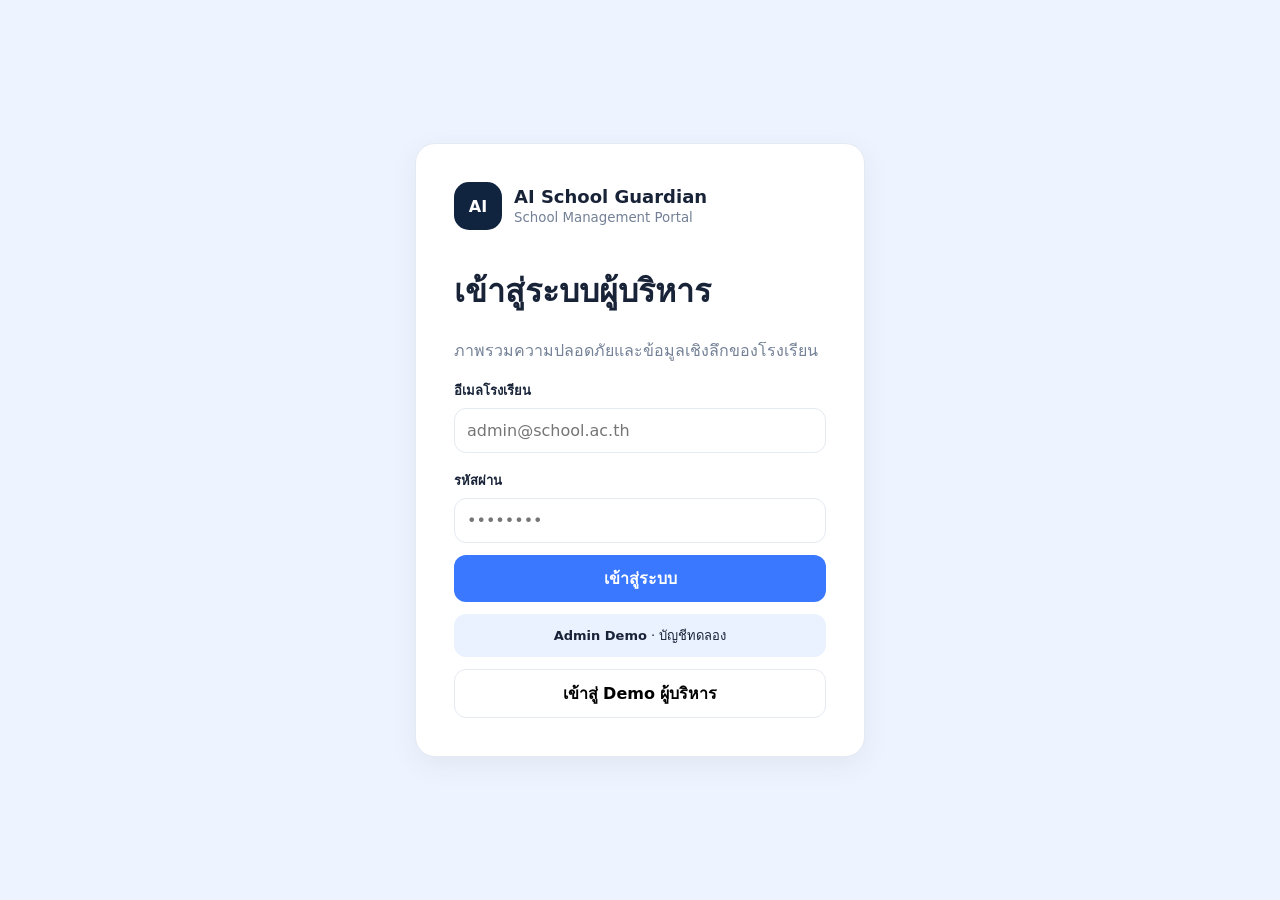
<file: originals/Admin.html>
<!doctype html><html lang="th"><head><meta charset="utf-8"><meta name="viewport" content="width=device-width,initial-scale=1"><title>AI School Guardian — Admin</title><style>
*{box-sizing:border-box}body{margin:0;font-family:Inter,system-ui,sans-serif;background:#f5f7fb;color:#182338}button,input{font:inherit}button{cursor:pointer}:root{--n:#10233f;--b:#3978ff;--bl:#eaf1ff;--bd:#e5e9f1;--m:#738096;--g:#19a974;--gb:#eaf9f2;--o:#f59e0b;--ob:#fff6df;--r:#e53935;--rb:#fff0ef}.login{min-height:100vh;display:grid;place-items:center;background:#eef4ff;padding:20px}.box,.card{background:#fff;border:1px solid var(--bd);border-radius:20px;box-shadow:0 8px 28px #10233f10}.box{width:min(450px,100%);padding:38px}.brand{display:flex;gap:12px;align-items:center}.logo{width:48px;height:48px;border-radius:15px;background:var(--n);color:#fff;display:grid;place-items:center;font-weight:900}.brand b{font-size:18px}.brand small,.muted{color:var(--m)}h1{margin-top:35px}label{display:block;font-size:13px;font-weight:750;margin:17px 0 7px}input{width:100%;padding:12px;border:1px solid var(--bd);border-radius:12px}.btn{border:0;border-radius:12px;padding:11px 15px;font-weight:800}.primary{background:var(--b);color:#fff}.secondary{background:#fff;border:1px solid var(--bd)}.danger{background:var(--r);color:#fff}.full{width:100%;margin-top:12px}.demo{margin-top:12px;padding:11px;background:var(--bl);border-radius:12px;text-align:center;font-size:13px}.shell{display:flex;min-height:100vh}.side{position:fixed;width:245px;height:100vh;background:#fff;border-right:1px solid var(--bd);padding:24px 14px}.side>.brand{padding:0 10px 28px}.nav{display:grid;gap:6px}.nav button{border:0;background:transparent;text-align:left;padding:12px 14px;border-radius:12px;color:#68768b;font-weight:700}.nav button:hover,.nav button.active{background:var(--bl);color:var(--b)}.main{margin-left:245px;width:calc(100% - 245px);padding:28px 38px 60px}.wrap{max-width:1150px;margin:auto}.top{display:flex;justify-content:space-between;align-items:center;margin-bottom:24px}.top h2{margin:0}.avatar{width:42px;height:42px;border-radius:50%;background:#dce8ff;color:#3158a8;display:grid;place-items:center;font-weight:900}.stats{display:grid;grid-template-columns:repeat(4,1fr);gap:14px}.stat{padding:19px}.stat small{color:var(--m)}.stat strong{display:block;font-size:28px;margin-top:7px}.red{color:#c52b28}.orange{color:#a96b00}.green{color:var(--g)}.section{margin-top:18px;padding:20px}.grid2{display:grid;grid-template-columns:1fr 1fr;gap:18px}.grid3{display:grid;grid-template-columns:repeat(3,1fr);gap:12px}.insight{padding:15px;border:1px solid var(--bd);border-radius:14px}.ai{background:var(--bl);color:#294d98}.pattern{background:var(--ob);border:1px solid #f2d38a}.metric{background:#f8fafc;border-radius:13px;padding:14px}.metric small{display:block;color:var(--m);margin-bottom:5px}.metric strong{font-size:20px}.actions{display:flex;gap:8px;flex-wrap:wrap;margin-top:15px}.tablewrap{overflow:auto}.table{width:100%;border-collapse:collapse;min-width:700px}.table th,.table td{padding:13px 9px;text-align:left;border-bottom:1px solid var(--bd);font-size:13px}.table th{color:var(--m);font-size:12px}.table tr:hover{background:#fafcff}.badge{display:inline-block;padding:6px 9px;border-radius:99px;font-size:11px;font-weight:850}.br{background:var(--rb);color:#c52b28}.bo{background:var(--ob);color:#a96b00}.bg{background:var(--gb);color:var(--g)}.bb{background:var(--bl);color:#315dc1}.map{height:430px;position:relative;overflow:hidden;border-radius:18px;background:linear-gradient(#eef3f8 1px,transparent 1px),linear-gradient(90deg,#eef3f8 1px,transparent 1px);background-size:25px 25px}.building{position:absolute;border:2px solid white;border-radius:15px;padding:14px;font-weight:800;box-shadow:0 7px 18px #10233f18}.safe{background:var(--gb)}.watch{background:#fff7d9}.high{background:#fff1df}.critical{background:#ffe7e6}.a{left:5%;top:9%;width:28%;height:25%}.b{left:39%;top:11%;width:33%;height:31%}.gym{left:75%;top:8%;width:19%;height:25%}.caf{left:10%;top:52%;width:31%;height:24%}.lib{left:49%;top:52%;width:22%;height:24%}.rest{left:76%;top:48%;width:17%;height:16%}.court{left:43%;top:83%;width:42%;height:10%;background:var(--bl)}.detail{margin-top:15px}.privacy{display:grid;grid-template-columns:1fr 1fr;gap:12px}.flow{text-align:center}.flow div{padding:12px;background:#f8fafc;border-radius:12px;margin:8px}.bars{height:180px;display:flex;align-items:end;gap:10px;padding:15px;border-bottom:1px solid var(--bd)}.bar{flex:1;background:var(--b);border-radius:7px 7px 0 0}.toast{position:fixed;right:20px;bottom:20px;background:var(--n);color:#fff;padding:13px 16px;border-radius:12px;z-index:10}@media(max-width:900px){.side{width:70px}.side .brand div:not(.logo),.nav span{display:none}.main{margin-left:70px;width:calc(100% - 70px);padding:18px}.stats{grid-template-columns:1fr 1fr}.grid2,.grid3,.privacy{grid-template-columns:1fr}}
</style></head><body><div id="app"></div><script>
const C=[['SG-1024','#1024','การกลั่นแกล้ง','สูง','อาคาร B','10:32','กำลังช่วยเหลือ'],['SG-1082','#1082','ความรุนแรงทางร่างกาย','วิกฤต','โรงยิม','10:45','รอการเข้าช่วยเหลือ'],['SG-1102','#1102','ความขัดแย้ง','ปานกลาง','โรงอาหาร','11:10','กำลังตรวจสอบ'],['SG-1091','#1091','การคุกคาม / การรบกวน','ต่ำ','ห้องสมุด','09:20','แก้ไขแล้ว']];let S={p:'login',f:'ทั้งหมด',q:''};const app=document.getElementById('app');function go(p){S.p=p;render()}function toast(t){let x=document.createElement('div');x.className='toast';x.textContent=t;document.body.appendChild(x);setTimeout(()=>x.remove(),2200)}function rc(r){return r==='วิกฤต'?'br':r==='สูง'||r==='ปานกลาง'?'bo':'bg'}function layout(body,title){app.innerHTML=`<div class="shell"><aside class="side"><div class="brand"><div class="logo">AI</div><div><b>AI School</b><br><small>Management Portal</small></div></div><nav class="nav">${[['dashboard','⌂','แดชบอร์ด'],['insights','✦','AI Insights'],['pattern','⚠','Pattern Detection'],['map','⌖','แผนที่ความปลอดภัย'],['analytics','▥','Analytics'],['esc','↗','Escalation'],['privacy','◈','Privacy & Security'],['profile','◯','Profile']].map(x=>`<button class="${S.p===x[0]?'active':''}" onclick="go('${x[0]}')">${x[1]} <span>${x[2]}</span></button>`).join('')}</nav></aside><main class="main"><div class="wrap"><div class="top"><h2>${title}</h2><div class="avatar">A</div></div>${body}</div></main></div>`}function login(){app.innerHTML=`<div class="login"><div class="box"><div class="brand"><div class="logo">AI</div><div><b>AI School Guardian</b><br><small>School Management Portal</small></div></div><h1>เข้าสู่ระบบผู้บริหาร</h1><p class="muted">ภาพรวมความปลอดภัยและข้อมูลเชิงลึกของโรงเรียน</p><label>อีเมลโรงเรียน</label><input placeholder="admin@school.ac.th"><label>รหัสผ่าน</label><input type="password" placeholder="••••••••"><button class="btn primary full" onclick="go('dashboard')">เข้าสู่ระบบ</button><div class="demo"><b>Admin Demo</b> · บัญชีทดลอง</div><button class="btn secondary full" onclick="go('dashboard')">เข้าสู่ Demo ผู้บริหาร</button></div></div>`}function table(){return `<table class="table"><thead><tr><th>Case</th><th>นักเรียน</th><th>ประเภท</th><th>Risk</th><th>Location</th><th>เวลา</th><th>สถานะ</th></tr></thead><tbody>${C.map(c=>`<tr><td><b>#${c[0]}</b></td><td>${c[1]}</td><td>${c[2]}</td><td><span class="badge ${rc(c[3])}">${c[3]}</span></td><td>${c[4]}</td><td>${c[5]}</td><td>${c[6]}</td></tr>`).join('')}</tbody></table>`}function dashboard(){layout(`<div class="stats"><div class="card stat"><small>Total Reports</small><strong>39</strong></div><div class="card stat red"><small>High Risk Cases</small><strong>7</strong></div><div class="card stat orange"><small>Average Response Time</small><strong>8.4 นาที</strong></div><div class="card stat green"><small>Resolved Cases</small><strong>24</strong></div></div><div class="grid2"><div class="card section ai"><h3>✦ AI School Insights</h3><p>Building B has become the highest-risk area this month.</p><p>Bullying reports increased during lunch break.</p><p>3 students require follow-up.</p><p>Average response time improved this month.</p></div><div class="card section pattern"><h3>⚠️ Pattern Detected</h3><h1>+42%</h1><p>เหตุการณ์ลักษณะคล้ายกันเพิ่มขึ้นในอาคาร B ช่วงพักกลางวัน</p><div class="grid3"><div class="metric"><small>Peak time</small><strong>12:00–13:00</strong></div><div class="metric"><small>Most common</small><strong>Bullying</strong></div><div class="metric"><small>Location</small><strong>Building B</strong></div></div></div></div><div class="card section"><h3>Recommended Actions</h3><div class="grid2"><div class="insight">1. เพิ่มเจ้าหน้าที่ดูแลช่วงพักกลางวัน</div><div class="insight">2. ทบทวน CCTV coverage</div><div class="insight">3. ปรับปรุงแสงสว่างรอบอาคาร B</div><div class="insight">4. นัดติดตามนักเรียนที่ต้องการการช่วยเหลือ</div></div><div class="actions"><button class="btn primary" onclick="toast('สร้าง Action Plan แล้ว')">Create Action Plan</button></div></div><div class="card section"><h3>Escalation Overview</h3><div class="grid3"><div class="metric"><small>Critical cases</small><strong class="red">2</strong></div><div class="metric"><small>High-risk cases</small><strong class="orange">5</strong></div><div class="metric"><small>Pending intervention</small><strong>8</strong></div></div></div><div class="card section tablewrap"><div class="section-head"><h3>ข้อมูลเคสจาก Teacher Side</h3><button class="btn secondary" onclick="go('esc')">Review Cases</button></div>${table()}</div><p class="muted" style="font-size:12px">AI เป็น Risk Detection, Pattern Detection, Early Intervention และ Decision Support เท่านั้น มนุษย์เป็นผู้ตัดสินใจและดำเนินการช่วยเหลือ</p>`,'School Safety Overview')}function insights(){layout(`<div class="grid2"><div class="card section ai"><h3>อาคาร B</h3><p>พื้นที่ที่มีความเสี่ยงสูงที่สุดในเดือนนี้</p><b>12 incidents</b></div><div class="card section ai"><h3>Lunch Break</h3><p>Bullying reports เพิ่มขึ้นช่วง 12:00–13:00</p><b>+42%</b></div><div class="card section ai"><h3>Follow-up</h3><p>มีนักเรียน <b>3 คน</b> ที่ต้องติดตามผล</p></div><div class="card section ai"><h3>Response Time</h3><p>ดีขึ้นจาก 10.2 → <b>8.4 นาที</b></p></div></div>`,'AI School Insights')}function pattern(){layout(`<div class="card section pattern"><h1>⚠️ Pattern Detected</h1><p>Similar incidents have increased in Building B during lunch break.</p><div class="grid3"><div class="metric"><small>Incident increase</small><strong>+42%</strong></div><div class="metric"><small>Peak time</small><strong>12:00–13:00</strong></div><div class="metric"><small>Most common</small><strong>Bullying</strong></div></div></div><div class="card section"><h3>AI Recommended Actions</h3><ol><li>Increase staff supervision during lunch break</li><li>Review CCTV coverage</li><li>Improve lighting around Building B</li><li>Schedule student support follow-up</li></ol><button class="btn primary" onclick="toast('สร้าง Action Plan สำหรับ Building B แล้ว')">Create Action Plan</button></div>`,'AI Pattern Detection')}function map(){layout(`<div class="card section"><div class="map"><button class="building safe a" onclick="detail('อาคาร A','Safe',4,'ความขัดแย้ง')">🟢 อาคาร A</button><button class="building high b" onclick="detail('อาคาร B','High Risk',12,'การกลั่นแกล้ง')">🟠 อาคาร B</button><button class="building critical gym" onclick="detail('โรงยิม','Critical',7,'ความรุนแรงทางร่างกาย')">🔴 โรงยิม</button><button class="building watch caf" onclick="detail('โรงอาหาร','Watch',5,'ความขัดแย้ง')">🟡 โรงอาหาร</button><button class="building safe lib" onclick="detail('ห้องสมุด','Safe',3,'การคุกคาม')">🟢 ห้องสมุด</button><button class="building safe rest" onclick="detail('ห้องน้ำ','Safe',2,'อื่น ๆ')">🟢 ห้องน้ำ</button><button class="building court" onclick="detail('ลานกิจกรรม','Safe',2,'อื่น ๆ')">🟢 ลานกิจกรรม</button></div><div id="d" class="detail"></div></div>`,'School Safety Map')}function detail(a,r,n,t){document.getElementById('d').innerHTML=`<div class="card section"><h3>${a}</h3><div class="grid3"><div class="metric"><small>Incidents this month</small><strong>${n}</strong></div><div class="metric"><small>Compared with previous</small><strong>${a==='อาคาร B'?'+42%':'+8%'}</strong></div><div class="metric"><small>Most common</small><strong>${t}</strong></div></div><div class="ai" style="padding:15px;border-radius:14px;margin-top:14px"><b>AI Insight</b><br>${a==='อาคาร B'?'Repeated incidents detected in the same location during lunch break.':'ยังไม่พบ Pattern ที่มีความเสี่ยงผิดปกติ'}<br><br><b>Recommendation:</b> ${a==='อาคาร B'?'เพิ่มเจ้าหน้าที่ดูแลช่วง 12:00–13:00':'ติดตามแนวโน้มต่อเนื่อง'}</div></div>`}function analytics(){layout(`<div class="grid2"><div class="card section"><h3>Incidents over time</h3><div class="bars">${[7,9,6,11,8,13,12].map(n=>`<div class="bar" style="height:${n*10}px"></div>`).join('')}</div></div><div class="card section"><h3>Incident categories</h3><div style="font-size:40px;text-align:center;padding:40px">🔵 45%<br>🟠 25% · 🟢 18% · 🔴 12%</div></div><div class="card section"><h3>Risk by location</h3><div class="grid3"><div class="metric"><small>Building B</small><strong class="orange">12</strong></div><div class="metric"><small>Gym</small><strong class="red">7</strong></div><div class="metric"><small>Cafeteria</small><strong>5</strong></div></div></div><div class="card section"><h3>Average response time</h3><h1>8.4 นาที</h1><p class="green">↓ 17.6% จากเดือนก่อน</p></div></div>`,'Analytics')}function esc(){layout(`<div class="card section tablewrap"><h3>Escalation Overview</h3>${table()}<div class="actions"><button class="btn primary" onclick="toast('มอบหมายเจ้าหน้าที่แล้ว')">Assign Staff</button><button class="btn danger" onclick="toast('ส่งต่อแล้ว')">Escalate</button><button class="btn secondary" onclick="toast('เปิด Review Case')">Review Case</button></div></div>`,'Escalation Overview')}function privacy(){layout(`<div class="privacy"><div class="card section metric"><b>Role-based access</b><p class="muted">สิทธิ์ตามบทบาท Student / Teacher / Admin</p><span class="badge bg">เปิดใช้งาน</span></div><div class="card section metric"><b>Confidential reporting</b><p class="muted">รองรับรายงานแบบเป็นความลับ</p><span class="badge bg">เปิดใช้งาน</span></div><div class="card section metric"><b>Location permission</b><p class="muted">แชร์ตำแหน่งเฉพาะเมื่อได้รับอนุญาต</p><span class="badge bg">ควบคุมโดยผู้ใช้</span></div><div class="card section metric"><b>Data access history</b><p class="muted">ตรวจสอบประวัติการเข้าถึงข้อมูล</p><button class="btn secondary" onclick="toast('เปิด Data Access History')">ดูประวัติ</button></div></div><div class="card section"><h3>Privacy Principle</h3><p><b>Student information is only accessible to authorized personnel.</b></p><p class="muted">AI ใช้ข้อมูลเพื่อ Risk Detection, Pattern Detection, Early Intervention และ Decision Support เท่านั้น</p></div>`,'Privacy & Data Security')}function profile(){layout(`<div class="card section"><h2>ผู้บริหาร</h2><div class="grid3"><div class="metric"><small>บทบาท</small><strong>School Admin</strong></div><div class="metric"><small>โรงเรียน</small><strong>โรงเรียนสาธิต</strong></div><div class="metric"><small>อีเมล</small><strong>admin@school.ac.th</strong></div></div></div>`,'Admin Profile')}function render(){if(S.p==='login')login();else if(S.p==='dashboard')dashboard();else if(S.p==='insights')insights();else if(S.p==='pattern')pattern();else if(S.p==='map')map();else if(S.p==='analytics')analytics();else if(S.p==='esc')esc();else if(S.p==='privacy')privacy();else profile()}render();
</script></body></html>
</file>
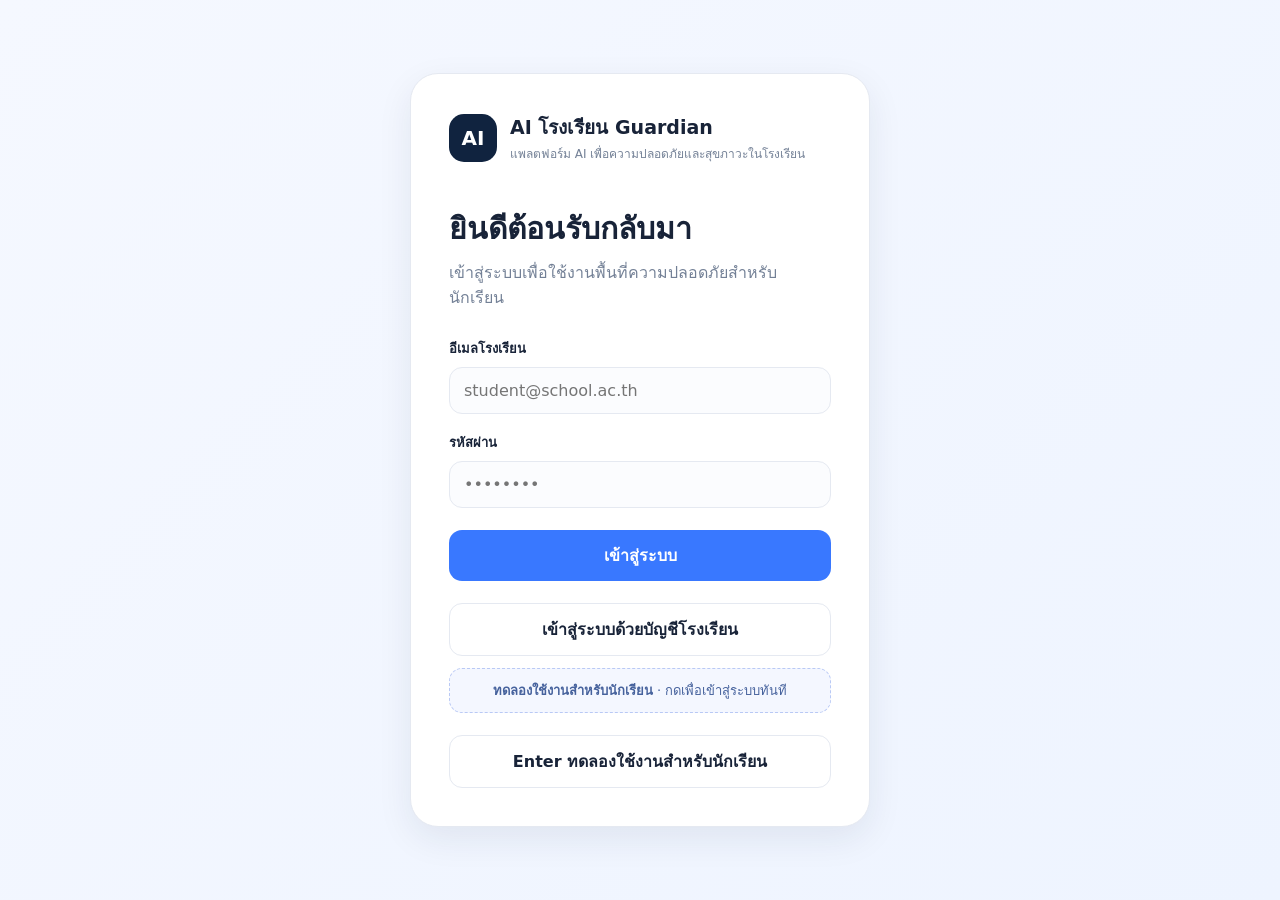
<file: originals/Student.html>
<!DOCTYPE html>
<html lang="en">
<head>
<meta charset="UTF-8">
<meta name="viewport" content="width=device-width, initial-scale=1.0">
<title>AI โรงเรียน Guardian — ทดลองใช้งานสำหรับนักเรียน</title>
<style>
:root{
  --navy:#10233f; --blue:#3978ff; --blue2:#eaf1ff; --bg:#f5f7fb;
  --white:#fff; --text:#182338; --muted:#738096; --border:#e5e9f1;
  --green:#19a974; --green-bg:#eaf9f2; --orange:#f59e0b; --orange-bg:#fff6df;
  --red:#e53935; --red-bg:#fff0ef; --shadow:0 12px 35px rgba(22,35,60,.08);
}
*{box-sizing:border-box} body{margin:0;font-family:Inter,ui-sans-serif,system-ui,-apple-system,BlinkMacSystemFont,"Segoe UI",sans-serif;background:var(--bg);color:var(--text)}
button,input,textarea{font:inherit} button{cursor:pointer}
.hidden{display:none!important}.app{min-height:100vh}
.screen{min-height:100vh}.login{display:grid;place-items:center;padding:28px;background:linear-gradient(135deg,#f5f8ff,#eef4ff)}
.login-card{width:min(460px,100%);background:#fff;border:1px solid var(--border);border-radius:28px;padding:38px;box-shadow:var(--shadow)}
.logo{width:48px;height:48px;border-radius:15px;background:var(--navy);color:#fff;display:grid;place-items:center;font-weight:800;font-size:20px}
.brand{display:flex;gap:13px;align-items:center}.brand h1{font-size:19px;margin:0}.brand span{display:block;font-size:12px;color:var(--muted);margin-top:2px}
.login h2{font-size:30px;margin:42px 0 8px}.subtitle{color:var(--muted);margin:0 0 28px}
label{font-size:13px;font-weight:700;display:block;margin:18px 0 8px} input,textarea{width:100%;border:1px solid var(--border);background:#fbfcfe;border-radius:13px;padding:13px 14px;outline:none} input:focus,textarea:focus{border-color:var(--blue);box-shadow:0 0 0 3px #3978ff18}textarea{min-height:130px;resize:vertical}
.primary,.secondary,.danger{border:0;border-radius:13px;padding:13px 16px;font-weight:750}.primary{background:var(--blue);color:#fff}.secondary{background:#fff;border:1px solid var(--border);color:var(--text)}.danger{background:var(--red);color:#fff}.full{width:100%;margin-top:22px}.demo{margin-top:12px;text-align:center;background:#f4f7ff;border:1px dashed #b9c9f5;border-radius:13px;padding:11px;font-size:13px;color:#46629d}
.shell{display:flex;min-height:100vh}.sidebar{width:245px;background:#fff;border-right:1px solid var(--border);padding:25px 16px;position:fixed;height:100vh}.side-brand{padding:4px 10px 30px}.nav{display:grid;gap:7px}.nav button{border:0;background:transparent;text-align:left;padding:12px 14px;border-radius:12px;color:#637087;font-weight:650}.nav button.active,.nav button:hover{background:var(--blue2);color:var(--blue)}.main{margin-left:245px;width:calc(100% - 245px);padding:28px 38px 60px}.topbar{display:flex;justify-content:space-between;align-items:center;margin-bottom:30px}.topbar h2{margin:0;font-size:25px}.avatar{width:40px;height:40px;border-radius:50%;background:#dce8ff;display:grid;place-items:center;color:#3158a8;font-weight:800}
.container{max-width:1080px;margin:auto}.grid{display:grid;grid-template-columns:1.45fr .85fr;gap:20px}.card{background:#fff;border:1px solid var(--border);border-radius:20px;padding:23px;box-shadow:0 6px 22px rgba(22,35,60,.035)}.hero{background:linear-gradient(135deg,var(--navy),#1d4172);color:#fff;border:0;padding:30px}.hero p{color:#cbd7ea}.hero .primary{background:#fff;color:var(--navy)}.hero-title{font-size:29px;font-weight:800;margin:0 0 8px}.eyebrow{font-size:12px;font-weight:800;letter-spacing:.08em;text-transform:uppercase;opacity:.75}.card-title{display:flex;justify-content:space-between;align-items:center;margin-bottom:18px}.card-title h3{margin:0;font-size:17px}.status{display:inline-flex;align-items:center;gap:7px;padding:7px 10px;border-radius:999px;font-size:12px;font-weight:800}.safe{color:var(--green);background:var(--green-bg)}.warning{color:#b66d00;background:var(--orange-bg)}.critical{color:#c52b28;background:var(--red-bg)}
.report-row{display:flex;justify-content:space-between;align-items:center;padding:15px 0;border-top:1px solid var(--border)}.report-row:first-of-type{border-top:0}.report-row small{display:block;color:var(--muted);margin-top:4px}.right-stack{display:grid;gap:20px}.big-help{min-height:190px;display:flex;flex-direction:column;justify-content:space-between}.help-icon{font-size:35px}.page{max-width:900px;margin:auto}.page h1{font-size:28px;margin:0 0 8px}.page-sub{color:var(--muted);margin:0 0 26px}.choices{display:grid;grid-template-columns:repeat(3,1fr);gap:12px}.choice{border:1px solid var(--border);background:#fff;border-radius:15px;padding:16px;text-align:left;font-weight:750}.choice.selected{border:2px solid var(--blue);background:var(--blue2)}.urgency{display:grid;grid-template-columns:repeat(4,1fr);gap:10px}.urgency button{border:1px solid var(--border);background:#fff;border-radius:12px;padding:12px;font-weight:750}.urgency button.selected{border:2px solid var(--blue)}.location{display:flex;justify-content:space-between;align-items:center;background:#f8fafc;border-radius:14px;padding:15px}.radio-row{display:grid;gap:11px}.radio{padding:14px;border:1px solid var(--border);border-radius:13px}.actions{display:flex;gap:10px;flex-wrap:wrap;margin-top:20px}.sos-box{margin-top:20px;border:1px solid #ffd1cf;background:var(--red-bg);border-radius:16px;padding:18px}.sos-box p{color:#8e3a38;font-size:13px}.modal-backdrop{position:fixed;inset:0;background:#0d1c33a8;display:grid;place-items:center;padding:20px;z-index:20}.modal{width:min(450px,100%);background:#fff;border-radius:24px;padding:27px;box-shadow:0 30px 70px #0003}.modal h2{margin-top:0}.center{text-align:center}.success-icon{font-size:54px}.chat{display:flex;flex-direction:column;gap:13px;min-height:560px}.bubble{max-width:75%;padding:14px 16px;border-radius:18px;line-height:1.5}.ai{background:#f0f4fa;align-self:flex-start}.student{background:var(--blue);color:#fff;align-self:flex-end}.quick-actions{display:flex;gap:8px;flex-wrap:wrap}.quick-actions button{border:1px solid #cad5e8;background:#fff;border-radius:999px;padding:9px 12px;font-size:12px}.chat-input{display:flex;gap:8px;margin-top:auto}.chat-input input{margin:0}.list-card{display:grid;gap:12px}.case-card{background:#fff;border:1px solid var(--border);border-radius:18px;padding:18px;display:flex;justify-content:space-between;align-items:center}.timeline{position:relative;margin:25px 0;padding-left:30px}.timeline:before{content:"";position:absolute;left:9px;top:7px;bottom:7px;width:2px;background:#dce3ee}.step{position:relative;padding:0 0 25px}.dot{position:absolute;left:-27px;top:1px;width:18px;height:18px;border-radius:50%;background:#dce3ee;border:4px solid #fff;box-shadow:0 0 0 1px #dce3ee}.step.done .dot{background:var(--green)}.step.current .dot{background:var(--orange)}.step strong{display:block}.step small{color:var(--muted)}.profile{display:grid;grid-template-columns:160px 1fr;gap:25px}.profile-avatar{width:120px;height:120px;border-radius:30px;background:#dce8ff;display:grid;place-items:center;font-size:35px;font-weight:850;color:#3158a8}.info-grid{display:grid;grid-template-columns:1fr 1fr;gap:15px}.info-box{background:#f8fafc;border-radius:14px;padding:14px}.info-box small{display:block;color:var(--muted);margin-bottom:4px}.setting{display:flex;justify-content:space-between;align-items:center;padding:16px 0;border-top:1px solid var(--border)}.switch{width:45px;height:25px;border-radius:20px;background:#ccd5e2;position:relative}.switch.on{background:var(--blue)}.switch:after{content:"";position:absolute;width:19px;height:19px;background:#fff;border-radius:50%;top:3px;left:3px}.switch.on:after{left:23px}.toast{position:fixed;right:25px;bottom:25px;background:var(--navy);color:#fff;padding:13px 16px;border-radius:13px;box-shadow:var(--shadow);z-index:30}
@media(max-width:800px){.sidebar{width:72px;padding:15px 9px}.side-brand .brand-text,.nav span{display:none}.main{margin-left:72px;width:calc(100% - 72px);padding:22px 16px}.grid{grid-template-columns:1fr}.choices{grid-template-columns:1fr 1fr}.profile{grid-template-columns:1fr}.info-grid{grid-template-columns:1fr}}
@media(max-width:520px){.choices,.urgency{grid-template-columns:1fr 1fr}.main{padding:16px}.topbar h2{font-size:20px}.hero-title{font-size:24px}}
</style>
</head>
<body>
<div id="app"></div>
<div id="modalRoot"></div>
<div id="toastRoot"></div>
<script>
const state={
  page:'login', type:'', urgency:'', incident:'', privacy:'identity',
  reports:[
    {id:'SG-1024',type:'การกลั่นแกล้ง',priority:'สูง Priority',status:'ครูกำลังตรวจสอบ',loc:'อาคาร B — ชั้น 2'},
    {id:'SG-1008',type:'ความขัดแย้ง',priority:'แก้ไขแล้ว',status:'แก้ไขแล้ว',loc:'อาคาร A — ชั้น 1'}
  ],
  selectedCase:'SG-1024'
};

const app=document.getElementById('app');
const modalRoot=document.getElementById('modalRoot');
const toastRoot=document.getElementById('toastRoot');

function toast(msg){toastRoot.innerHTML='<div class="toast">'+msg+'</div>';setTimeout(()=>toastRoot.innerHTML='',2600)}
function go(p){state.page=p;render()}
function nav(p){if(p==='request')go('request');else go(p)}

function login(){
 app.innerHTML=`<div class="screen login"><div class="login-card">
  <div class="brand"><div class="logo">AI</div><div><h1>AI โรงเรียน Guardian</h1><span>แพลตฟอร์ม AI เพื่อความปลอดภัยและสุขภาวะในโรงเรียน</span></div></div>
  <h2>ยินดีต้อนรับกลับมา</h2><p class="subtitle">เข้าสู่ระบบเพื่อใช้งานพื้นที่ความปลอดภัยสำหรับนักเรียน</p>
  <label>อีเมลโรงเรียน</label><input placeholder="student@school.ac.th">
  <label>รหัสผ่าน</label><input type="password" placeholder="••••••••">
  <button class="primary full" onclick="go('home')">เข้าสู่ระบบ</button>
  <button class="secondary full" onclick="go('home')">เข้าสู่ระบบด้วยบัญชีโรงเรียน</button>
  <div class="demo"><b>ทดลองใช้งานสำหรับนักเรียน</b> · กดเพื่อเข้าสู่ระบบทันที</div>
  <button class="secondary full" onclick="go('home')">Enter ทดลองใช้งานสำหรับนักเรียน</button>
 </div></div>`;
}

function layout(content,title='หน้าหลัก'){
 app.innerHTML=`<div class="shell">
 <aside class="sidebar"><div class="side-brand"><div class="brand"><div class="logo">AI</div><div class="brand-text"><b>AI โรงเรียน</b><br><span>Guardian</span></div></div></div>
 <div class="nav">
  <button class="${state.page==='home'?'active':''}" onclick="go('home')">⌂ <span>หน้าหลัก</span></button>
  <button class="${state.page==='request'?'active':''}" onclick="go('request')">🆘 <span>ขอความช่วยเหลือ</span></button>
  <button class="${state.page==='assistant'?'active':''}" onclick="go('assistant')">✦ <span>ผู้ช่วย AI</span></button>
  <button class="${state.page==='reports'||state.page==='case'?'active':''}" onclick="go('reports')">▣ <span>รายงานของฉัน</span></button>
  <button class="${state.page==='profile'?'active':''}" onclick="go('profile')">◯ <span>โปรไฟล์</span></button>
 </div></aside>
 <main class="main"><div class="container"><div class="topbar"><h2>${title}</h2><div class="avatar">S</div></div>${content}</div></main></div>`;
}

function home(){
 layout(`<div class="grid">
  <div class="card hero big-help"><div><div class="eyebrow">ความปลอดภัยของนักเรียน</div><div class="hero-title">ความปลอดภัยของคุณสำคัญ<br>คุณไม่ต้องรับมือเพียงลำพัง</div><p>ต้องการความช่วยเหลือหรือรู้สึกไม่ปลอดภัย? เราพร้อมช่วยคุณ</p></div><button class="primary" onclick="go('request')">🚨 ขอความช่วยเหลือ</button></div>
  <div class="right-stack">
   <div class="card"><div class="card-title"><h3>สถานะความปลอดภัยของฉัน</h3><span class="status safe">● ปลอดภัย</span></div><p style="margin:0;color:var(--muted)">🟢 ขณะนี้คุณอยู่ในสถานะปลอดภัย</p></div>
   <div class="card"><div class="card-title"><h3>รายงานล่าสุด</h3><span class="status warning">กำลังตรวจสอบ</span></div><b>รายงานการกลั่นแกล้ง</b><p style="margin:7px 0 0;color:var(--muted);font-size:13px">ครูกำลังตรวจสอบ</p><button class="secondary" style="margin-top:14px" onclick="go('case')">ดูสถานะ</button></div>
  </div>
 </div>`);
}

function request(){
 const types=['🚨 เหตุฉุกเฉิน','การกลั่นแกล้ง','การคุกคาม / การรบกวน','ความรุนแรงทางร่างกาย','ความขัดแย้ง','การสนับสนุนด้านอารมณ์','อื่น ๆ'];
 const urgency=[['🟢','ต่ำ'],['🟡','ปานกลาง'],['🟠','สูง'],['🔴','วิกฤต']];
 layout(`<div class="page">
  <h1>เราจะช่วยคุณได้อย่างไร?</h1><p class="page-sub">เลือกประเภทปัญหาที่ตรงกับสิ่งที่คุณกำลังเผชิญมากที่สุด</p>
  <div class="card"><div class="choices">${types.map(t=>`<button class="choice ${state.type===t?'selected':''}" onclick="selectType('${t}')">${t}</button>`).join('')}</div>
  <label>เกิดอะไรขึ้น?</label><textarea id="incident" placeholder="เล่าให้เราฟังว่าเกิดอะไรขึ้น...">${state.incident}</textarea>
  <label>ระดับความเร่งด่วน</label><div class="urgency">${urgency.map(x=>`<button class="${state.urgency===x[1]?'selected':''}" onclick="selectระดับความเร่งด่วน('${x[1]}')">${x[0]} ${x[1]}</button>`).join('')}</div>
  <label>ตำแหน่งปัจจุบัน</label><div class="location"><span>📍 <b>อาคาร B — ชั้น 2</b></span><small style="color:var(--muted)">แชร์ให้เจ้าหน้าที่ที่ได้รับอนุญาตเท่านั้น</small></div>
  <label>ความเป็นส่วนตัว</label><div class="radio-row">
   <div class="radio" onclick="state.privacy='identity';render()">◉ <b>เปิดเผยตัวตน</b><br><small style="margin-left:23px;color:var(--muted)">เจ้าหน้าที่สามารถติดต่อคุณได้โดยตรง</small></div>
   <div class="radio" onclick="state.privacy='confidential';render()">◯ <b>รายงานแบบเป็นความลับ</b><br><small style="margin-left:23px;color:var(--muted)">ข้อมูลของคุณจะถูกจำกัดให้เฉพาะเจ้าหน้าที่ที่ได้รับอนุญาต</small></div>
  </div>
  <div class="actions"><button class="primary" onclick="submitReport()">ส่งรายงาน</button></div>
  </div>
  <div class="sos-box"><b>🔴 เหตุฉุกเฉิน?</b><p>หากคุณกำลังตกอยู่ในอันตราย ให้ใช้ SOS ฉุกเฉิน เพื่อแจ้งเตือนเจ้าหน้าที่ที่ได้รับอนุญาตอย่างรวดเร็ว</p><button class="danger" onclick="openSOS()">SOS ฉุกเฉิน</button></div>
 </div>`);
}
function selectType(t){state.type=t;render()}
function selectระดับความเร่งด่วน(u){state.urgency=u;render()}
function submitReport(){
 state.incident=document.getElementById('incident')?.value||'';
 if(!state.type){toast('กรุณาเลือกประเภทเหตุการณ์');return}
 if(!state.incident.trim())state.incident='เพื่อนกลุ่มหนึ่งล้อฉันทุกวัน และวันนี้เริ่มข่มขู่ฉัน';
 if(!state.urgency)state.urgency='สูง';
 modalRoot.innerHTML=`<div class="modal-backdrop"><div class="modal center"><div class="success-icon">✦</div><h2>การวิเคราะห์ความเสี่ยงโดย AI</h2><p style="color:var(--muted)">กำลังวิเคราะห์รายงานและส่งต่อไปยังบุคลากรที่เหมาะสม…</p><div style="background:#f5f8fc;border-radius:14px;padding:14px;text-align:left;margin:18px 0"><b>สัญญาณเบื้องต้น</b><br><small>ตรวจพบสัญญาณของเหตุการณ์ที่เกิดขึ้นซ้ำ จำเป็นต้องมีบุคลากรตรวจสอบต่อ</small></div><button class="primary full" onclick="finishReport()">ดำเนินการต่อ</button></div></div>`;
}
function finishReport(){
 modalRoot.innerHTML=`<div class="modal-backdrop"><div class="modal center"><div class="success-icon">✓</div><h2>ส่งรายงานเรียบร้อยแล้ว</h2><p style="color:var(--muted)">รายงานของคุณถูกส่งอย่างปลอดภัยไปยังเจ้าหน้าที่โรงเรียนที่ได้รับอนุญาตแล้ว</p><div style="text-align:left;background:#f5f8fc;border-radius:14px;padding:15px"><b>เคส #SG-1024</b><br>แจ้งครูแล้ว · ${state.urgency} priority</div><button class="primary full" onclick="modalRoot.innerHTML='';go('case')">View Case สถานะ</button></div></div>`;
 state.reports[0]={id:'SG-1024',type:state.type,priority:'ความสำคัญ'+state.urgency,status:'ครูกำลังตรวจสอบ',loc:'อาคาร B — ชั้น 2'};
}
function openSOS(){
 modalRoot.innerHTML=`<div class="modal-backdrop"><div class="modal"><h2>คำขอความช่วยเหลือฉุกเฉิน</h2><p style="color:var(--muted)">ขณะนี้คุณกำลังตกอยู่ในอันตรายหรือไม่?</p><button class="danger full" onclick="sendSOS()">ใช่ ส่งสัญญาณแจ้งเหตุฉุกเฉิน</button><button class="secondary full" onclick="modalRoot.innerHTML=''">ยกเลิก</button></div></div>`;
}
function sendSOS(){
 modalRoot.innerHTML=`<div class="modal-backdrop"><div class="modal center"><div class="success-icon">🚨</div><h2>ความช่วยเหลือกำลังมา</h2><p style="color:var(--muted)">เจ้าหน้าที่โรงเรียนที่ได้รับอนุญาตได้รับการแจ้งเตือนแล้ว</p><div style="text-align:left;line-height:1.9;background:#fff7f6;border-radius:14px;padding:15px"><b>รหัสนักเรียน:</b> #1024<br><b>ตำแหน่ง:</b> อาคาร B — ชั้น 2<br><b>เวลา:</b> 10:32 AM<br>✓ ส่งคำขอฉุกเฉินแล้ว<br>✓ แจ้งเจ้าหน้าที่ที่ได้รับอนุญาตในบริเวณใกล้เคียงแล้ว</div><button class="primary full" onclick="modalRoot.innerHTML='';go('case')">ดูสถานะ</button></div></div>`;
}

function assistant(){
 layout(`<div class="page"><h1>ผู้ช่วย AI Guardian</h1><p class="page-sub">ฉันพร้อมช่วยคุณค้นหาความช่วยเหลือที่เหมาะสม</p>
 <div class="card chat">
  <div class="bubble student">หนูไม่อยากมาโรงเรียนเลย เพื่อนชอบล้อหนูทุกวัน</div>
  <div class="bubble ai">จากสิ่งที่คุณเล่า เหตุการณ์นี้อาจเกิดขึ้นซ้ำและส่งผลต่อความรู้สึกของคุณ คุณไม่จำเป็นต้องรับมือเรื่องนี้คนเดียว</div>
  <div class="quick-actions"><button onclick="go('request')">พูดคุยกับครู</button><button onclick="go('request')">ส่งรายงานแบบเป็นความลับ</button><button onclick="go('request')">ขอความช่วยเหลือทันที</button><button onclick="toast('AI: เล่าเหตุการณ์เพิ่มเติมได้เลย')">เล่าเพิ่มเติม</button></div>
  <div class="chat-input"><input placeholder="เล่าให้ฉันฟังว่าเกิดอะไรขึ้น…" onkeydown="if(event.key==='Enter')toast('AI Guardian พร้อมช่วยคุณแล้ว')"><button class="primary" onclick="toast('ส่งข้อความไปยัง AI Guardian แล้ว')">ส่ง</button></div>
  <small style="color:var(--muted)">AI Guardian ไม่ได้วินิจฉัยภาวะสุขภาพจิต แต่ช่วยเชื่อมต่อนักเรียนกับบุคลากรที่ไว้ใจได้</small>
 </div></div>`);
}

function reports(){
 layout(`<div class="page"><h1>รายงานของฉัน</h1><p class="page-sub">ติดตามรายงานที่ส่งและความคืบหน้าการช่วยเหลือ</p><div class="list-card">
 ${state.reports.map(r=>`<div class="case-card" onclick="state.selectedCase='${r.id}';go('case')"><div><b>เคส #${r.id}</b><div style="margin-top:6px">${r.type}</div><small style="color:var(--muted)">${r.status}</small></div><span class="status ${r.status==='แก้ไขแล้ว'?'safe':'warning'}">${r.priority}</span></div>`).join('')}
 </div></div>`);
}

function casePage(){
 const r=state.reports.find(x=>x.id===state.selectedCase)||state.reports[0];
 layout(`<div class="page"><h1>เคส #${r.id}</h1><p class="page-sub">คำขอความช่วยเหลือของคุณกำลังได้รับการดูแลโดยเจ้าหน้าที่ที่ได้รับอนุญาต</p>
 <div class="card"><div class="card-title"><h3>สถานะ</h3><span class="status warning">${r.priority}</span></div>
 <div class="timeline">
  <div class="step done"><span class="dot"></span><strong>ส่งรายงานแล้ว</strong><small>ได้รับข้อมูลอย่างปลอดภัย</small></div>
  <div class="step done"><span class="dot"></span><strong>วิเคราะห์ความเสี่ยงเบื้องต้นโดย AI แล้ว</strong><small>AI ช่วยประเมินและสนับสนุนการตัดสินใจเบื้องต้นแล้ว</small></div>
  <div class="step done"><span class="dot"></span><strong>แจ้งครูแล้ว</strong><small>แจ้งเจ้าหน้าที่ที่เกี่ยวข้องแล้ว</small></div>
  <div class="step done"><span class="dot"></span><strong>ครูรับเรื่องแล้ว</strong><small>อยู่ระหว่างการตรวจสอบโดยบุคลากร</small></div>
  <div class="step current"><span class="dot"></span><strong>อยู่ระหว่างการช่วยเหลือ</strong><small>กำลังประสานการช่วยเหลือ</small></div>
 </div>
 <div class="info-grid"><div class="info-box"><small>Location</small><b>📍 อาคาร B — ชั้น 2</b></div><div class="info-box"><small>สรุปโดย AI</small><b>“ตรวจพบสัญญาณการกลั่นแกล้งที่เกิดขึ้นซ้ำ”</b></div></div>
 <div class="actions"><button class="primary" onclick="toast('ส่งคำขอติดต่อฝ่ายช่วยเหลือแล้ว')">ติดต่อฝ่ายช่วยเหลือ</button><button class="secondary" onclick="go('reports')">กลับไปรายงานของฉัน</button></div>
 </div></div>`);
}

function profile(){
 layout(`<div class="page"><h1>โปรไฟล์นักเรียน</h1><p class="page-sub">ข้อมูลบัญชีและการตั้งค่าความปลอดภัยของคุณ</p>
 <div class="card profile"><div class="profile-avatar">S</div><div><h2 style="margin-top:0">นักเรียน</h2><div class="info-grid">
 <div class="info-box"><small>นักเรียน ID</small><b>#1024</b></div><div class="info-box"><small>ระดับชั้น</small><b>ระดับชั้น 11</b></div><div class="info-box"><small>โรงเรียน</small><b>Demo โรงเรียน</b></div><div class="info-box"><small>Email</small><b>student@school.ac.th</b></div>
 </div></div></div>
 <div class="card" style="margin-top:20px"><div class="card-title"><h3>การตั้งค่า</h3></div>
 ${[['ความเป็นส่วนตัว','การควบคุมความเป็นส่วนตัวของคุณ','on'],['การแจ้งเตือน','รับการอัปเดตเกี่ยวกับการช่วยเหลือ','on'],['สิทธิ์การเข้าถึงตำแหน่ง','แชร์ตำแหน่งเมื่อขอความช่วยเหลือ','on'],['การรายงานแบบเป็นความลับ','เปิดใช้งานการรายงานแบบเป็นความลับ','on']].map(x=>`<div class="setting"><div><b>${x[0]}</b><br><small style="color:var(--muted)">${x[1]}</small></div><div class="switch ${x[2]}" onclick="this.classList.toggle('on')"></div></div>`).join('')}
 </div></div>`);
}

function render(){
 if(state.page==='login')return login();
 if(state.page==='home')return home();
 if(state.page==='request')return request();
 if(state.page==='assistant')return assistant();
 if(state.page==='reports')return reports();
 if(state.page==='case')return casePage();
 if(state.page==='profile')return profile();
}
render();
</script>
</body>
</html>
</file>
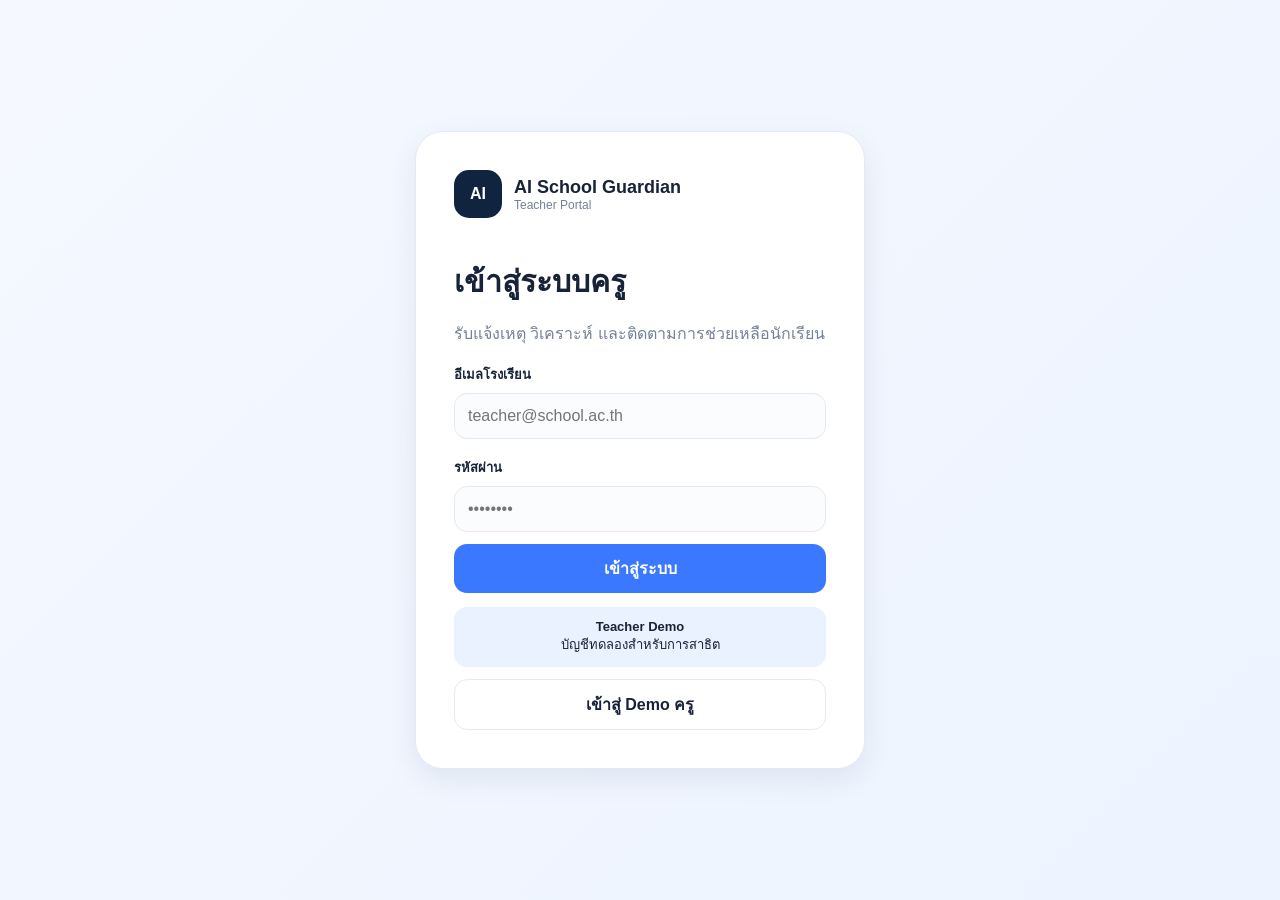
<file: originals/Teacher.html>
<!DOCTYPE html>
<html lang="th">
<head>
<meta charset="UTF-8">
<meta name="viewport" content="width=device-width, initial-scale=1.0">
<title>AI School Guardian — Teacher Portal</title>

<style>
* {
    box-sizing: border-box;
}

body {
    margin: 0;
    font-family: Inter, "Segoe UI", Arial, sans-serif;
    background: #f5f7fb;
    color: #182338;
}

button,
input,
textarea {
    font: inherit;
}

button {
    cursor: pointer;
}

:root {
    --navy: #10233f;
    --blue: #3978ff;
    --blue-light: #eaf1ff;
    --bg: #f5f7fb;
    --white: #ffffff;
    --text: #182338;
    --muted: #738096;
    --border: #e5e9f1;
    --green: #19a974;
    --green-bg: #eaf9f2;
    --orange: #f59e0b;
    --orange-bg: #fff6df;
    --red: #e53935;
    --red-bg: #fff0ef;
    --shadow: 0 10px 30px rgba(16,35,63,.08);
}

/* =========================
   LOGIN
========================= */

.login-page {
    min-height: 100vh;
    display: grid;
    place-items: center;
    padding: 24px;
    background: linear-gradient(135deg, #f5f8ff, #edf4ff);
}

.login-card {
    width: min(450px, 100%);
    background: white;
    padding: 38px;
    border-radius: 28px;
    border: 1px solid var(--border);
    box-shadow: var(--shadow);
}

.logo {
    width: 48px;
    height: 48px;
    border-radius: 15px;
    background: var(--navy);
    color: white;
    display: grid;
    place-items: center;
    font-weight: 900;
}

.brand {
    display: flex;
    align-items: center;
    gap: 12px;
}

.brand-title {
    font-weight: 800;
    font-size: 18px;
}

.brand-subtitle {
    color: var(--muted);
    font-size: 12px;
}

.login-card h1 {
    margin-top: 40px;
    margin-bottom: 8px;
    font-size: 30px;
}

.muted {
    color: var(--muted);
}

label {
    display: block;
    font-size: 13px;
    font-weight: 750;
    margin: 18px 0 8px;
}

input,
textarea {
    width: 100%;
    padding: 13px;
    border: 1px solid var(--border);
    border-radius: 13px;
    background: #fbfcfe;
    outline: none;
}

textarea {
    min-height: 120px;
    resize: vertical;
}

input:focus,
textarea:focus {
    border-color: var(--blue);
    box-shadow: 0 0 0 3px rgba(57,120,255,.1);
}

.btn {
    border: 0;
    border-radius: 13px;
    padding: 12px 16px;
    font-weight: 800;
}

.primary {
    background: var(--blue);
    color: white;
}

.secondary {
    background: white;
    color: var(--text);
    border: 1px solid var(--border);
}

.danger {
    background: var(--red);
    color: white;
}

.full {
    width: 100%;
    margin-top: 12px;
}

.demo-box {
    margin-top: 14px;
    padding: 12px;
    background: var(--blue-light);
    border-radius: 13px;
    text-align: center;
    font-size: 13px;
}

/* =========================
   APP
========================= */

.app-shell {
    min-height: 100vh;
    display: flex;
}

.sidebar {
    position: fixed;
    width: 245px;
    height: 100vh;
    background: white;
    border-right: 1px solid var(--border);
    padding: 24px 15px;
}

.sidebar-brand {
    padding: 5px 10px 28px;
}

.nav {
    display: grid;
    gap: 7px;
}

.nav button {
    border: 0;
    background: transparent;
    text-align: left;
    padding: 12px 14px;
    border-radius: 12px;
    color: #68768b;
    font-weight: 700;
}

.nav button:hover,
.nav button.active {
    background: var(--blue-light);
    color: var(--blue);
}

.main {
    margin-left: 245px;
    width: calc(100% - 245px);
    padding: 28px 38px 60px;
}

.container {
    max-width: 1120px;
    margin: auto;
}

.topbar {
    display: flex;
    align-items: center;
    justify-content: space-between;
    margin-bottom: 26px;
}

.topbar h2 {
    margin: 0;
}

.avatar {
    width: 42px;
    height: 42px;
    border-radius: 50%;
    background: #dce8ff;
    color: #3158a8;
    display: grid;
    place-items: center;
    font-weight: 900;
}

/* =========================
   CARDS
========================= */

.card {
    background: white;
    border: 1px solid var(--border);
    border-radius: 20px;
    box-shadow: 0 6px 22px rgba(16,35,63,.04);
}

.section {
    margin-top: 20px;
    padding: 22px;
}

.stats {
    display: grid;
    grid-template-columns: repeat(4, 1fr);
    gap: 15px;
}

.stat {
    padding: 20px;
}

.stat-number {
    font-size: 30px;
    font-weight: 850;
    margin-top: 8px;
}

.stat.red .stat-number {
    color: var(--red);
}

.stat.orange .stat-number {
    color: #b66d00;
}

.stat.green .stat-number {
    color: var(--green);
}

.stat-label {
    font-size: 13px;
    color: var(--muted);
}

/* =========================
   TABLE
========================= */

.table-wrapper {
    overflow-x: auto;
}

.table {
    width: 100%;
    border-collapse: collapse;
    min-width: 760px;
}

.table th,
.table td {
    padding: 14px 10px;
    text-align: left;
    border-bottom: 1px solid var(--border);
    font-size: 13px;
}

.table th {
    color: var(--muted);
    font-size: 12px;
}

.table tbody tr {
    cursor: pointer;
}

.table tbody tr:hover {
    background: #fafcff;
}

/* =========================
   BADGES
========================= */

.badge {
    display: inline-block;
    padding: 6px 10px;
    border-radius: 999px;
    font-size: 11px;
    font-weight: 850;
}

.badge-red {
    background: var(--red-bg);
    color: #c52b28;
}

.badge-orange {
    background: var(--orange-bg);
    color: #a96b00;
}

.badge-green {
    background: var(--green-bg);
    color: var(--green);
}

.badge-blue {
    background: var(--blue-light);
    color: #315dc1;
}

/* =========================
   INCIDENT DETAIL
========================= */

.info-grid {
    display: grid;
    grid-template-columns: repeat(2, 1fr);
    gap: 12px;
}

.info-box {
    padding: 14px;
    background: #f8fafc;
    border-radius: 14px;
}

.info-box small {
    display: block;
    color: var(--muted);
    margin-bottom: 5px;
}

.two-columns {
    display: grid;
    grid-template-columns: 1fr 1fr;
    gap: 20px;
}

.ai-risk {
    padding: 18px;
    border-radius: 16px;
    background: var(--orange-bg);
    border: 1px solid #f3d58e;
}

.ai-risk h3 {
    margin-top: 0;
    color: #9a6500;
}

.risk-factor {
    padding: 12px;
    border: 1px solid var(--border);
    border-radius: 12px;
    margin-top: 9px;
    background: white;
}

.ai-note {
    padding: 15px;
    border-radius: 14px;
    background: var(--blue-light);
    color: #294d98;
    font-size: 13px;
}

.actions {
    display: flex;
    flex-wrap: wrap;
    gap: 9px;
    margin-top: 18px;
}

/* =========================
   TIMELINE
========================= */

.timeline {
    position: relative;
    padding-left: 30px;
}

.timeline::before {
    content: "";
    position: absolute;
    left: 8px;
    top: 5px;
    bottom: 5px;
    width: 2px;
    background: #dce3ee;
}

.timeline-step {
    position: relative;
    padding-bottom: 25px;
}

.timeline-dot {
    position: absolute;
    left: -29px;
    top: 2px;
    width: 18px;
    height: 18px;
    border-radius: 50%;
    background: #dce3ee;
    border: 4px solid white;
}

.timeline-step.done .timeline-dot {
    background: var(--green);
}

.timeline-step.current .timeline-dot {
    background: var(--orange);
}

/* =========================
   FILTER
========================= */

.filters {
    display: flex;
    gap: 8px;
    flex-wrap: wrap;
    margin-bottom: 15px;
}

.filters button {
    border: 1px solid var(--border);
    background: white;
    border-radius: 999px;
    padding: 8px 13px;
}

.filters button.active {
    background: var(--blue-light);
    color: var(--blue);
}

/* =========================
   MAP
========================= */

.school-map {
    height: 450px;
    position: relative;
    overflow: hidden;
    border-radius: 18px;
    background:
        linear-gradient(#eef3f8 1px, transparent 1px),
        linear-gradient(90deg, #eef3f8 1px, transparent 1px);
    background-size: 25px 25px;
}

.building {
    position: absolute;
    border: 2px solid white;
    border-radius: 15px;
    padding: 14px;
    font-weight: 800;
    box-shadow: 0 8px 20px rgba(16,35,63,.12);
}

.low {
    background: #eaf9f2;
}

.medium {
    background: #fff7d9;
}

.high {
    background: #fff1df;
}

.critical {
    background: #ffe7e6;
}

.building-a {
    left: 5%;
    top: 10%;
    width: 28%;
    height: 25%;
}

.building-b {
    left: 39%;
    top: 12%;
    width: 32%;
    height: 30%;
}

.gym {
    left: 74%;
    top: 9%;
    width: 20%;
    height: 24%;
}

.cafeteria {
    left: 10%;
    top: 52%;
    width: 31%;
    height: 24%;
}

.library {
    left: 48%;
    top: 52%;
    width: 23%;
    height: 24%;
}

.restroom {
    left: 76%;
    top: 48%;
    width: 17%;
    height: 16%;
}

.courtyard {
    left: 43%;
    top: 83%;
    width: 42%;
    height: 11%;
    background: var(--blue-light);
}

.map-detail {
    margin-top: 16px;
}

/* =========================
   ESCALATION
========================= */

.escalation-grid {
    display: grid;
    grid-template-columns: 1.1fr .9fr;
    gap: 20px;
}

.flow {
    text-align: center;
}

.flow-item {
    padding: 13px;
    background: #f8fafc;
    border-radius: 13px;
    margin: 8px;
}

/* =========================
   PROFILE
========================= */

.profile {
    display: grid;
    grid-template-columns: 150px 1fr;
    gap: 25px;
}

.profile-avatar {
    width: 120px;
    height: 120px;
    border-radius: 30px;
    background: #dce8ff;
    display: grid;
    place-items: center;
    color: #3158a8;
    font-size: 35px;
    font-weight: 900;
}

.setting {
    display: flex;
    justify-content: space-between;
    padding: 16px 0;
    border-top: 1px solid var(--border);
}

.switch {
    width: 45px;
    height: 25px;
    border-radius: 20px;
    background: #ccd5e2;
    position: relative;
}

.switch::after {
    content: "";
    position: absolute;
    width: 19px;
    height: 19px;
    border-radius: 50%;
    background: white;
    top: 3px;
    left: 3px;
}

.switch.on {
    background: var(--blue);
}

.switch.on::after {
    left: 23px;
}

/* =========================
   TOAST
========================= */

.toast {
    position: fixed;
    right: 25px;
    bottom: 25px;
    background: var(--navy);
    color: white;
    padding: 13px 17px;
    border-radius: 13px;
    z-index: 50;
}

/* =========================
   RESPONSIVE
========================= */

@media(max-width:900px) {
    .sidebar {
        width: 70px;
    }

    .sidebar .brand-title,
    .sidebar .brand-subtitle,
    .nav span {
        display: none;
    }

    .main {
        margin-left: 70px;
        width: calc(100% - 70px);
        padding: 20px;
    }

    .stats {
        grid-template-columns: 1fr 1fr;
    }

    .two-columns,
    .escalation-grid {
        grid-template-columns: 1fr;
    }
}

@media(max-width:600px) {
    .stats {
        grid-template-columns: 1fr 1fr;
    }

    .info-grid {
        grid-template-columns: 1fr;
    }

    .main {
        padding: 15px;
    }
}
</style>
</head>

<body>

<div id="app"></div>

<script>

/* =========================================================
   MOCK DATA
========================================================= */

const cases = [
    {
        id: "SG-1024",
        student: "#1024",
        grade: "ม.4",
        type: "การกลั่นแกล้ง",
        risk: "สูง",
        location: "อาคาร B — ชั้น 2",
        time: "10:32",
        status: "ใหม่"
    },
    {
        id: "SG-1082",
        student: "#1082",
        grade: "ม.5",
        type: "ความรุนแรงทางร่างกาย",
        risk: "วิกฤต",
        location: "โรงยิม",
        time: "10:45",
        status: "ใหม่"
    },
    {
        id: "SG-1102",
        student: "#1102",
        grade: "ม.4",
        type: "ความขัดแย้ง",
        risk: "ปานกลาง",
        location: "โรงอาหาร",
        time: "11:10",
        status: "กำลังตรวจสอบ"
    },
    {
        id: "SG-1091",
        student: "#1091",
        grade: "ม.6",
        type: "การคุกคาม / การรบกวน",
        risk: "ต่ำ",
        location: "ห้องสมุด",
        time: "09:20",
        status: "แก้ไขแล้ว"
    }
];

const state = {
    page: "login",
    caseId: "SG-1024",
    accepted: false,
    filter: "ทั้งหมด",
    search: ""
};

const app = document.getElementById("app");

/* =========================================================
   HELPERS
========================================================= */

function go(page) {
    state.page = page;
    render();
}

function openCase(id) {
    state.caseId = id;
    state.page = "analysis";
    render();
}

function toast(message) {
    const div = document.createElement("div");
    div.className = "toast";
    div.innerText = message;

    document.body.appendChild(div);

    setTimeout(() => {
        div.remove();
    }, 2200);
}

function riskClass(risk) {
    if (risk === "วิกฤต") return "badge-red";
    if (risk === "สูง") return "badge-orange";
    if (risk === "ปานกลาง") return "badge-orange";
    return "badge-green";
}

/* =========================================================
   LOGIN
========================================================= */

function loginPage() {

    app.innerHTML = `
        <div class="login-page">

            <div class="login-card">

                <div class="brand">

                    <div class="logo">
                        AI
                    </div>

                    <div>
                        <div class="brand-title">
                            AI School Guardian
                        </div>

                        <div class="brand-subtitle">
                            Teacher Portal
                        </div>
                    </div>

                </div>

                <h1>เข้าสู่ระบบครู</h1>

                <p class="muted">
                    รับแจ้งเหตุ วิเคราะห์ และติดตามการช่วยเหลือนักเรียน
                </p>

                <label>
                    อีเมลโรงเรียน
                </label>

                <input
                    placeholder="teacher@school.ac.th"
                >

                <label>
                    รหัสผ่าน
                </label>

                <input
                    type="password"
                    placeholder="••••••••"
                >

                <button
                    class="btn primary full"
                    onclick="go('dashboard')"
                >
                    เข้าสู่ระบบ
                </button>

                <div class="demo-box">
                    <b>Teacher Demo</b>
                    <br>
                    บัญชีทดลองสำหรับการสาธิต
                </div>

                <button
                    class="btn secondary full"
                    onclick="go('dashboard')"
                >
                    เข้าสู่ Demo ครู
                </button>

            </div>

        </div>
    `;
}

/* =========================================================
   LAYOUT
========================================================= */

function layout(content, title) {

    app.innerHTML = `

        <div class="app-shell">

            <aside class="sidebar">

                <div class="sidebar-brand">

                    <div class="brand">

                        <div class="logo">
                            AI
                        </div>

                        <div>
                            <div class="brand-title">
                                AI School
                            </div>

                            <div class="brand-subtitle">
                                Teacher Portal
                            </div>
                        </div>

                    </div>

                </div>

                <nav class="nav">

                    <button
                        class="${state.page === "dashboard" ? "active" : ""}"
                        onclick="go('dashboard')"
                    >
                        ⌂
                        <span>แดชบอร์ด</span>
                    </button>

                    <button
                        class="${state.page === "alerts" ? "active" : ""}"
                        onclick="go('alerts')"
                    >
                        🔔
                        <span>แจ้งเตือนความปลอดภัย</span>
                    </button>

                    <button
                        class="${state.page === "analysis" ? "active" : ""}"
                        onclick="openCase('SG-1024')"
                    >
                        ✦
                        <span>การวิเคราะห์โดย AI</span>
                    </button>

                    <button
                        class="${state.page === "cases" ? "active" : ""}"
                        onclick="go('cases')"
                    >
                        ▣
                        <span>จัดการเคส</span>
                    </button>

                    <button
                        class="${state.page === "map" ? "active" : ""}"
                        onclick="go('map')"
                    >
                        ⌖
                        <span>แผนที่ความปลอดภัย</span>
                    </button>

                    <button
                        class="${state.page === "escalation" ? "active" : ""}"
                        onclick="go('escalation')"
                    >
                        ↗
                        <span>ศูนย์ส่งต่อ</span>
                    </button>

                    <button
                        class="${state.page === "profile" ? "active" : ""}"
                        onclick="go('profile')"
                    >
                        ◯
                        <span>โปรไฟล์</span>
                    </button>

                </nav>

            </aside>

            <main class="main">

                <div class="container">

                    <div class="topbar">

                        <h2>
                            ${title}
                        </h2>

                        <div class="avatar">
                            T
                        </div>

                    </div>

                    ${content}

                </div>

            </main>

        </div>
    `;
}

/* =========================================================
   DASHBOARD
========================================================= */

function dashboardPage() {

    layout(`

        <div class="stats">

            <div class="card stat red">
                <div class="stat-label">
                    🔴 Critical
                </div>

                <div class="stat-number">
                    2
                </div>
            </div>

            <div class="card stat orange">
                <div class="stat-label">
                    🟠 High Risk
                </div>

                <div class="stat-number">
                    5
                </div>
            </div>

            <div class="card stat orange">
                <div class="stat-label">
                    🟡 Pending
                </div>

                <div class="stat-number">
                    8
                </div>
            </div>

            <div class="card stat green">
                <div class="stat-label">
                    🟢 Resolved
                </div>

                <div class="stat-number">
                    24
                </div>
            </div>

        </div>

        <div class="card section table-wrapper">

            <div class="topbar">

                <h3>
                    Recent Safety Alerts
                </h3>

                <button
                    class="btn secondary"
                    onclick="go('alerts')"
                >
                    ดูทั้งหมด
                </button>

            </div>

            ${renderTable(cases.slice(0,3))}

        </div>

    `, "สวัสดีตอนเช้า คุณครู 👋");
}

/* =========================================================
   TABLE
========================================================= */

function renderTable(rows) {

    return `

        <table class="table">

            <thead>

                <tr>
                    <th>นักเรียน</th>
                    <th>ประเภท</th>
                    <th>ความเสี่ยง</th>
                    <th>สถานที่</th>
                    <th>เวลา</th>
                    <th>สถานะ</th>
                </tr>

            </thead>

            <tbody>

                ${rows.map(c => `

                    <tr onclick="openCase('${c.id}')">

                        <td>
                            <b>
                                นักเรียน ${c.student}
                            </b>
                        </td>

                        <td>
                            ${c.type}
                        </td>

                        <td>
                            <span class="badge ${riskClass(c.risk)}">
                                ${c.risk}
                            </span>
                        </td>

                        <td>
                            ${c.location}
                        </td>

                        <td>
                            ${c.time}
                        </td>

                        <td>
                            <span class="badge ${
                                c.status === "แก้ไขแล้ว"
                                ? "badge-green"
                                : "badge-blue"
                            }">
                                ${c.status}
                            </span>
                        </td>

                    </tr>

                `).join("")}

            </tbody>

        </table>

    `;
}

/* =========================================================
   INCIDENT ANALYSIS
========================================================= */

function analysisPage() {

    const c =
        cases.find(x => x.id === state.caseId)
        || cases[0];

    layout(`

        <div class="card section">

            <div class="topbar">

                <div>

                    <h1>
                        เคส #${c.id}
                    </h1>

                    <p class="muted">
                        รายละเอียดเหตุการณ์และการวิเคราะห์โดย AI
                    </p>

                </div>

                <span class="badge ${riskClass(c.risk)}">
                    ${c.risk.toUpperCase()}
                </span>

            </div>

            <div class="info-grid">

                <div class="info-box">
                    <small>นักเรียน</small>
                    <b>นักเรียน ${c.student}</b>
                </div>

                <div class="info-box">
                    <small>ระดับชั้น</small>
                    <b>${c.grade}</b>
                </div>

                <div class="info-box">
                    <small>ประเภท</small>
                    <b>${c.type}</b>
                </div>

                <div class="info-box">
                    <small>สถานที่</small>
                    <b>${c.location}</b>
                </div>

                <div class="info-box">
                    <small>เวลา</small>
                    <b>${c.time}</b>
                </div>

                <div class="info-box">
                    <small>สถานะ</small>
                    <b>
                        ${
                            state.accepted
                            ? "รับเรื่องแล้ว"
                            : c.status
                        }
                    </b>
                </div>

            </div>

        </div>

        <div class="two-columns section">

            <div class="card section">

                <div class="ai-risk">

                    <h3>
                        ✦ AI Risk Assessment
                    </h3>

                    <b>
                        🟠 HIGH RISK
                    </b>

                    <p>
                        นักเรียนรายงานพฤติกรรมการกลั่นแกล้ง
                        ที่เกิดขึ้นซ้ำบริเวณอาคาร B
                        รายงานมีสัญญาณของเหตุการณ์ต่อเนื่อง
                        และอาจมีแนวโน้มรุนแรงขึ้น
                    </p>

                </div>

                <h3 style="margin-top:22px;">
                    Risk Factors
                </h3>

                <div class="risk-factor">
                    ✓ เหตุการณ์เกิดขึ้นซ้ำ
                </div>

                <div class="risk-factor">
                    ✓ ตรวจพบถ้อยคำเชิงข่มขู่
                </div>

                <div class="risk-factor">
                    ✓ เคยมีรายงานจากสถานที่เดียวกัน
                </div>

                <div class="risk-factor">
                    ✓ พบรายงานลักษณะคล้ายกันในพื้นที่นี้
                </div>

            </div>

            <div class="card section">

                <h3>
                    AI Recommendation
                </h3>

                <div class="ai-note">

                    Immediate human follow-up recommended.

                    <br><br>

                    แนะนำให้บุคลากรติดตามนักเรียนโดยเร็ว
                    และตรวจสอบสถานการณ์เพิ่มเติมโดยมนุษย์

                </div>

                <div class="actions">

                    <button
                        class="btn primary"
                        onclick="acceptCase()"
                    >
                        ✓ รับเรื่อง
                    </button>

                    <button
                        class="btn secondary"
                        onclick="toast('ส่งคำขอติดต่อไปยังนักเรียนแล้ว')"
                    >
                        ติดต่อ Student
                    </button>

                    <button
                        class="btn danger"
                        onclick="go('escalation')"
                    >
                        ส่งต่อ
                    </button>

                    <button
                        class="btn secondary"
                        onclick="toast('อัปเดตสถานะเป็นแก้ไขแล้ว')"
                    >
                        ทำเครื่องหมายว่าแก้ไขแล้ว
                    </button>

                </div>

                <p
                    class="muted"
                    style="font-size:12px;margin-top:22px;"
                >
                    AI ให้ข้อมูลเพื่อสนับสนุนการตัดสินใจเท่านั้น
                    การตัดสินใจขั้นสุดท้ายเป็นหน้าที่ของบุคลากรที่ได้รับอนุญาต
                </p>

            </div>

        </div>

    `, "Incident Analysis");
}

/* =========================================================
   CASE MANAGEMENT
========================================================= */

function casesPage() {

    layout(`

        <div class="card section">

            <h1>
                Case Management
            </h1>

            <p class="muted">
                ติดตามสถานะและบันทึกการช่วยเหลือนักเรียน
            </p>

            <div class="timeline">

                <div class="timeline-step done">

                    <span class="timeline-dot"></span>

                    <b>
                        ✓ Report received
                    </b>

                    <br>

                    <small>
                        ได้รับรายงานอย่างปลอดภัย
                    </small>

                </div>

                <div class="timeline-step done">

                    <span class="timeline-dot"></span>

                    <b>
                        ✓ AI analysis completed
                    </b>

                    <br>

                    <small>
                        วิเคราะห์ความเสี่ยงเบื้องต้นแล้ว
                    </small>

                </div>

                <div class="timeline-step ${
                    state.accepted ? "done" : "current"
                }">

                    <span class="timeline-dot"></span>

                    <b>
                        ${
                            state.accepted
                            ? "✓ Teacher accepted case"
                            : "● รอครูรับเรื่อง"
                        }
                    </b>

                </div>

                <div class="timeline-step current">

                    <span class="timeline-dot"></span>

                    <b>
                        ● Intervention in progress
                    </b>

                </div>

                <div class="timeline-step">

                    <span class="timeline-dot"></span>

                    <b>
                        ○ Follow-up
                    </b>

                </div>

                <div class="timeline-step">

                    <span class="timeline-dot"></span>

                    <b>
                        ○ Resolved
                    </b>

                </div>

            </div>

            <label>
                Staff Notes
            </label>

            <textarea>
พูดคุยกับนักเรียนแล้ว ขณะนี้นักเรียนอยู่ในสถานะปลอดภัย
            </textarea>

            <button
                class="btn primary"
                style="margin-top:12px;"
                onclick="toast('บันทึกการอัปเดตแล้ว')"
            >
                บันทึกการอัปเดต
            </button>

        </div>

    `, "Case Management");
}

/* =========================================================
   SAFETY ALERTS
========================================================= */

function alertsPage() {

    const filters = [
        "ทั้งหมด",
        "วิกฤต",
        "สูง",
        "ปานกลาง",
        "ต่ำ",
        "ยังไม่แก้ไข",
        "แก้ไขแล้ว"
    ];

    let filtered = cases.filter(c => {

        let filterMatch = true;

        if (state.filter === "ยังไม่แก้ไข") {
            filterMatch = c.status !== "แก้ไขแล้ว";
        }
        else if (state.filter === "แก้ไขแล้ว") {
            filterMatch = c.status === "แก้ไขแล้ว";
        }
        else if (state.filter !== "ทั้งหมด") {
            filterMatch = c.risk === state.filter;
        }

        const searchMatch =
            `${c.id} ${c.student} ${c.type}`
            .toLowerCase()
            .includes(state.search.toLowerCase());

        return filterMatch && searchMatch;

    });

    layout(`

        <div class="card section">

            <h1>
                Safety Alerts
            </h1>

            <p class="muted">
                รวมเหตุการณ์ทั้งหมดจากระบบ
            </p>

            <div class="filters">

                ${filters.map(f => `

                    <button
                        class="${state.filter === f ? "active" : ""}"
                        onclick="state.filter='${f}';render()"
                    >
                        ${f}
                    </button>

                `).join("")}

            </div>

            <input
                placeholder="ค้นหานักเรียนหรือเลขเคส..."
                value="${state.search}"
                oninput="state.search=this.value;render()"
            >

            <div class="table-wrapper section">

                ${renderTable(filtered)}

            </div>

        </div>

    `, "Safety Alerts");
}

/* =========================================================
   ESCALATION
========================================================= */

function escalationPage() {

    layout(`

        <div class="escalation-grid">

            <div class="card section">

                <div class="topbar">

                    <h3>
                        Critical Cases
                    </h3>

                    <span class="badge badge-red">
                        🔴 CRITICAL
                    </span>

                </div>

                <h2>
                    Case #SG-1082
                </h2>

                <b>
                    Physical Violence
                </b>

                <p class="muted">
                    สถานะ: Awaiting Intervention
                    <br>
                    สถานที่: โรงยิม
                    <br>
                    เวลา: 10:45
                </p>

                <div class="actions">

                    <button
                        class="btn primary"
                        onclick="toast('มอบหมายเจ้าหน้าที่แล้ว')"
                    >
                        Assign Staff
                    </button>

                    <button
                        class="btn danger"
                        onclick="toast('ส่งต่อทีมสนับสนุนนักเรียนแล้ว')"
                    >
                        Escalate
                    </button>

                    <button
                        class="btn secondary"
                        onclick="toast('เปิดช่องทางติดต่อผู้ดูแลระบบ')"
                    >
                        Contact Administrator
                    </button>

                </div>

            </div>

            <div class="card section flow">

                <h3>
                    Escalation Flow
                </h3>

                <div class="flow-item">
                    <b>Teacher</b>
                    ผู้รับแจ้งเหตุ
                </div>

                ↓

                <div class="flow-item">
                    <b>Student Support Team</b>
                    ทีมสนับสนุนนักเรียน
                </div>

                ↓

                <div class="flow-item">
                    <b>School Administrator</b>
                    ผู้ดูแลโรงเรียน
                </div>

                ↓

                <div class="flow-item">
                    <b>External Support</b>
                    สำหรับอนาคต
                </div>

            </div>

        </div>

    `, "Escalation Center");
}

/* =========================================================
   SAFETY MAP
========================================================= */

function mapPage() {

    layout(`

        <div class="card section">

            <h1>
                Teacher Safety Map
            </h1>

            <p class="muted">
                ภาพรวมรูปแบบเหตุการณ์ในพื้นที่ต่าง ๆ ของโรงเรียน
            </p>

            <div class="school-map">

                <button
                    class="building low building-a"
                    onclick="showMapDetail(
                        'อาคาร A',
                        'ต่ำ',
                        4,
                        'ความขัดแย้ง'
                    )"
                >
                    🟢 อาคาร A
                </button>

                <button
                    class="building high building-b"
                    onclick="showMapDetail(
                        'อาคาร B',
                        'สูง',
                        12,
                        'การกลั่นแกล้ง'
                    )"
                >
                    🟠 อาคาร B
                </button>

                <button
                    class="building critical gym"
                    onclick="showMapDetail(
                        'โรงยิม',
                        'วิกฤต',
                        7,
                        'ความรุนแรงทางร่างกาย'
                    )"
                >
                    🔴 โรงยิม
                </button>

                <button
                    class="building medium cafeteria"
                    onclick="showMapDetail(
                        'โรงอาหาร',
                        'ปานกลาง',
                        5,
                        'ความขัดแย้ง'
                    )"
                >
                    🟡 โรงอาหาร
                </button>

                <button
                    class="building low library"
                    onclick="showMapDetail(
                        'ห้องสมุด',
                        'ต่ำ',
                        3,
                        'การคุกคาม / การรบกวน'
                    )"
                >
                    🟢 ห้องสมุด
                </button>

                <button
                    class="building low restroom"
                    onclick="showMapDetail(
                        'ห้องน้ำ',
                        'ต่ำ',
                        2,
                        'อื่น ๆ'
                    )"
                >
                    🟢 ห้องน้ำ
                </button>

                <button
                    class="building courtyard"
                    onclick="showMapDetail(
                        'ลานกิจกรรม',
                        'ต่ำ',
                        2,
                        'อื่น ๆ'
                    )"
                >
                    🟢 ลานกิจกรรม
                </button>

            </div>

            <div id="map-detail"></div>

        </div>

    `, "Safety Map");
}

function showMapDetail(
    area,
    risk,
    count,
    commonType
) {

    const colorClass =
        risk === "วิกฤต"
        ? "badge-red"
        : risk === "สูง" || risk === "ปานกลาง"
        ? "badge-orange"
        : "badge-green";

    document.getElementById("map-detail").innerHTML = `

        <div class="card section">

            <div class="topbar">

                <h3>
                    ${area}
                </h3>

                <span class="badge ${colorClass}">
                    ${risk}
                </span>

            </div>

            <div class="info-grid">

                <div class="info-box">
                    <small>
                        เหตุการณ์เดือนนี้
                    </small>

                    <b>
                        ${count} เหตุการณ์
                    </b>
                </div>

                <div class="info-box">
                    <small>
                        ประเภทที่พบบ่อย
                    </small>

                    <b>
                        ${commonType}
                    </b>
                </div>

                <div class="info-box">
                    <small>
                        ช่วงเวลาที่เกิดบ่อย
                    </small>

                    <b>
                        ${
                            area === "อาคาร B"
                            ? "12:00–13:00"
                            : "10:00–12:00"
                        }
                    </b>
                </div>

            </div>

            <div class="ai-note" style="margin-top:15px;">

                <b>
                    AI Insight
                </b>

                <br><br>

                ${
                    area === "อาคาร B"
                    ? "พื้นที่นี้มีจำนวนรายงานเพิ่มขึ้นผิดปกติในช่วงพักกลางวัน"
                    : "ยังไม่พบรูปแบบความเสี่ยงที่ผิดปกติอย่างมีนัยสำคัญ"
                }

                <br><br>

                <b>
                    คำแนะนำ:
                </b>

                ${
                    area === "อาคาร B"
                    ? "เพิ่มการดูแลของเจ้าหน้าที่ในช่วงพักกลางวัน"
                    : "ติดตามแนวโน้มอย่างต่อเนื่อง"
                }

            </div>

        </div>

    `;
}

/* =========================================================
   PROFILE
========================================================= */

function profilePage() {

    layout(`

        <div class="card section profile">

            <div class="profile-avatar">
                T
            </div>

            <div>

                <h2>
                    คุณครู
                </h2>

                <div class="info-grid">

                    <div class="info-box">
                        <small>
                            บทบาท
                        </small>
                        <b>
                            Teacher
                        </b>
                    </div>

                    <div class="info-box">
                        <small>
                            โรงเรียน
                        </small>
                        <b>
                            โรงเรียนสาธิต
                        </b>
                    </div>

                    <div class="info-box">
                        <small>
                            อีเมล
                        </small>
                        <b>
                            teacher@school.ac.th
                        </b>
                    </div>

                    <div class="info-box">
                        <small>
                            พื้นที่รับผิดชอบ
                        </small>
                        <b>
                            อาคาร A–C
                        </b>
                    </div>

                </div>

            </div>

        </div>

        <div class="card section">

            <h3>
                การตั้งค่า
            </h3>

            ${[
                "การแจ้งเตือนเหตุวิกฤต",
                "การแจ้งเตือนเคสใหม่",
                "การแจ้งเตือนรูปแบบความเสี่ยง"
            ].map(item => `

                <div class="setting">

                    <div>

                        <b>
                            ${item}
                        </b>

                        <br>

                        <small class="muted">
                            เปิดรับการแจ้งเตือน
                        </small>

                    </div>

                    <div
                        class="switch on"
                        onclick="this.classList.toggle('on')"
                    ></div>

                </div>

            `).join("")}

        </div>

    `, "Teacher Profile");
}

/* =========================================================
   ACCEPT CASE
========================================================= */

function acceptCase() {

    state.accepted = true;

    toast(
        "รับเคสแล้ว — เริ่มติดตามการช่วยเหลือ"
    );

    render();
}

/* =========================================================
   RENDER
========================================================= */

function render() {

    if (state.page === "login") {
        loginPage();
    }

    else if (state.page === "dashboard") {
        dashboardPage();
    }

    else if (state.page === "analysis") {
        analysisPage();
    }

    else if (state.page === "cases") {
        casesPage();
    }

    else if (state.page === "alerts") {
        alertsPage();
    }

    else if (state.page === "map") {
        mapPage();
    }

    else if (state.page === "escalation") {
        escalationPage();
    }

    else if (state.page === "profile") {
        profilePage();
    }
}

render();

</script>

</body>
</html>
</file>
